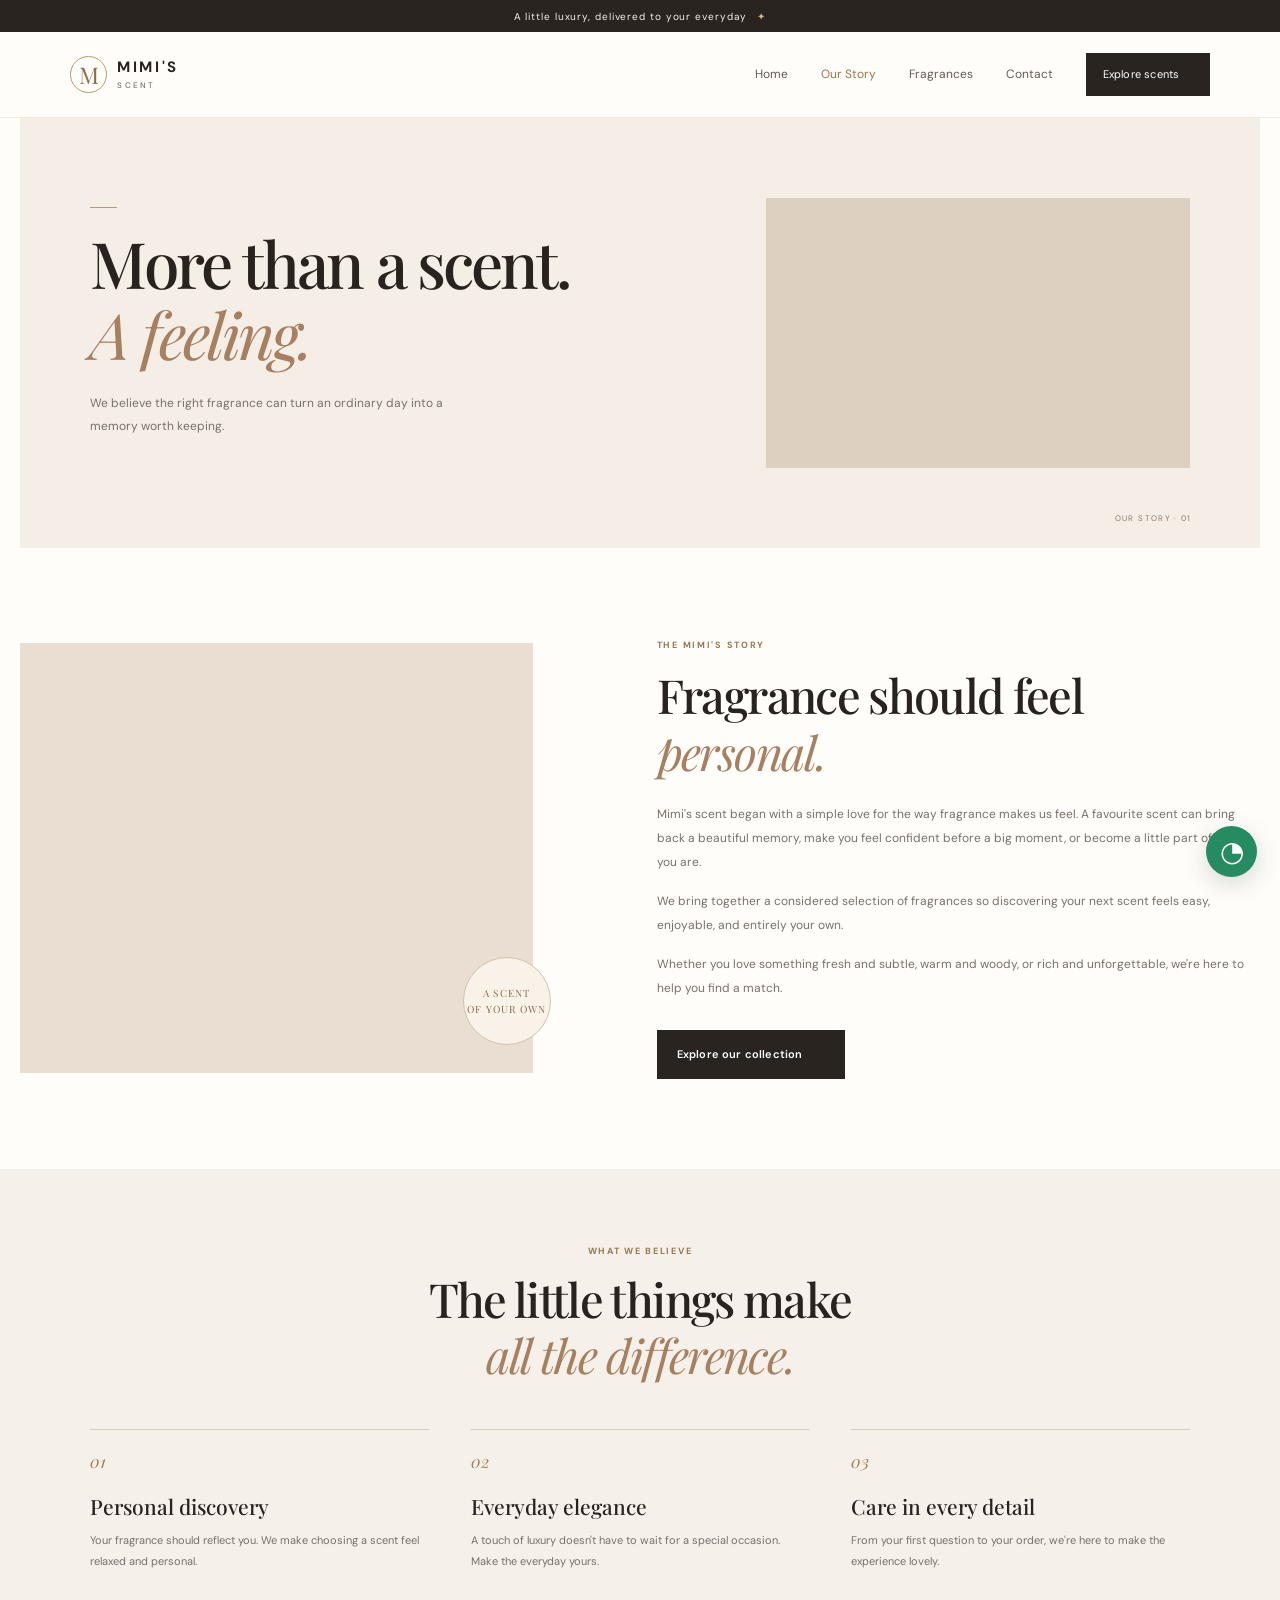
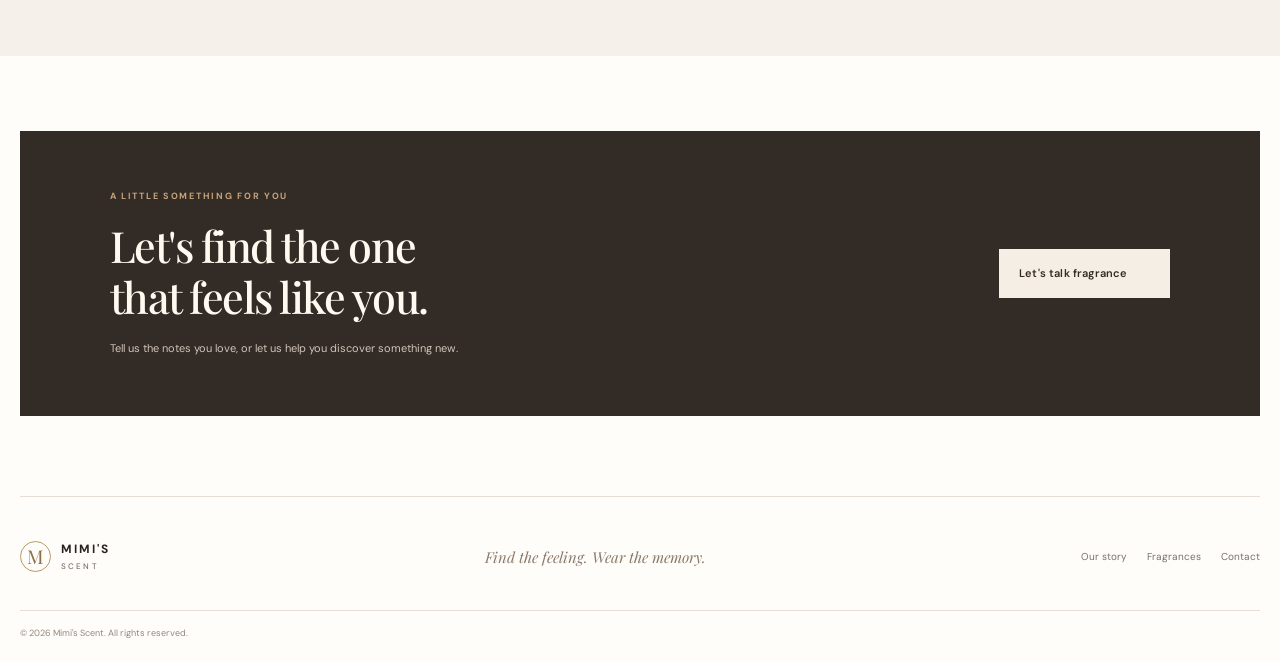
<file: about.html>
<!DOCTYPE html>
<html lang="en">
<head>
  <meta charset="UTF-8"><meta name="viewport" content="width=device-width, initial-scale=1.0">
  <meta name="description" content="Learn about Mimi Scent and our love for memorable fragrances.">
  <title>Our Story | MIMI'S Perfumes</title>
  <link rel="preconnect" href="https://fonts.googleapis.com"><link rel="preconnect" href="https://fonts.gstatic.com" crossorigin>
  <link href="https://fonts.googleapis.com/css2?family=DM+Sans:wght@400;500;600;700&family=Playfair+Display:wght@400;500;600;700&display=swap" rel="stylesheet">
  <link rel="stylesheet" href="style.css"><script src="script.js" defer></script>
</head>
<body>
  <div class="announcement">A little luxury, delivered to your everyday <span>✦</span></div>
  <header class="site-header"><a class="brand" href="index.html"><span class="brand-mark">M</span><span>MIMI'S<small>SCENT</small></span></a><button class="menu-toggle" aria-label="Open navigation" aria-expanded="false"><span></span><span></span></button><nav class="main-nav" aria-label="Main navigation"><a href="index.html">Home</a><a class="active" href="about.html">Our Story</a><a href="products.html">Fragrances</a><a href="contact.html">Contact</a><a class="nav-cta" href="products.html">Explore scents <span></span></a></nav></header>
  <main>
    <section class="page-hero about-hero"><div><p class="eyebrow"><span class="eyebrow-line"></span A LITTLE ABOUT US</p><h1>More than a scent.<br><em>A feeling.</em></h1><p>We believe the right fragrance can turn an ordinary day into a memory worth keeping.</p></div><div class="about-hero-image"></div><span class="page-number">OUR STORY · 01</span></section>
    <section class="story-section section"><div class="story-image"><div class="story-image-inner"></div><span class="image-stamp">A SCENT<br>OF YOUR OWN</span></div><div class="story-copy"><p class="eyebrow">THE MIMI'S STORY</p><h2>Fragrance should feel<br><em>personal.</em></h2><p>Mimi's scent began with a simple love for the way fragrance makes us feel. A favourite scent can bring back a beautiful memory, make you feel confident before a big moment, or become a little part of who you are.</p><p>We bring together a considered selection of fragrances so discovering your next scent feels easy, enjoyable, and entirely your own.</p><p>Whether you love something fresh and subtle, warm and woody, or rich and unforgettable, we're here to help you find a match.</p><a class="button button-dark" href="products.html">Explore our collection <span></span></a></div></section>
    <section class="values-section"><div class="section-heading centered"><div><p class="eyebrow">WHAT WE BELIEVE</p><h2>The little things make<br><em>all the difference.</em></h2></div></div><div class="values-grid"><article><span>01</span><h3>Personal discovery</h3><p>Your fragrance should reflect you. We make choosing a scent feel relaxed and personal.</p></article><article><span>02</span><h3>Everyday elegance</h3><p>A touch of luxury doesn't have to wait for a special occasion. Make the everyday yours.</p></article><article><span>03</span><h3>Care in every detail</h3><p>From your first question to your order, we're here to make the experience lovely.</p></article></div></section>
    <section class="cta-panel"><div><p class="eyebrow">A LITTLE SOMETHING FOR YOU</p><h2>Let's find the one<br>that feels like you.</h2><p>Tell us the notes you love, or let us help you discover something new.</p></div><a class="button button-light whatsapp-link" href="#" data-message="Hello Mimi! Can you help me choose a fragrance?">Let's talk fragrance <span></span></a><div class="cta-flower"></div></section>
  </main>
  <footer class="site-footer"><a class="brand brand-footer" href="index.html"><span class="brand-mark">M</span><span>MIMI'S<small>SCENT</small></span></a><p>Find the feeling. Wear the memory.</p><div class="footer-links"><a href="about.html">Our story</a><a href="products.html">Fragrances</a><a href="contact.html">Contact</a></div><small class="copyright">© <span class="current-year"></span> Mimi's Scent. All rights reserved.</small></footer><a class="floating-whatsapp whatsapp-link" href="#" aria-label="Chat with us on WhatsApp" data-message="Hello Mimi! I'd like to make an enquiry."><span>◔</span></a>
</body></html>
</file>
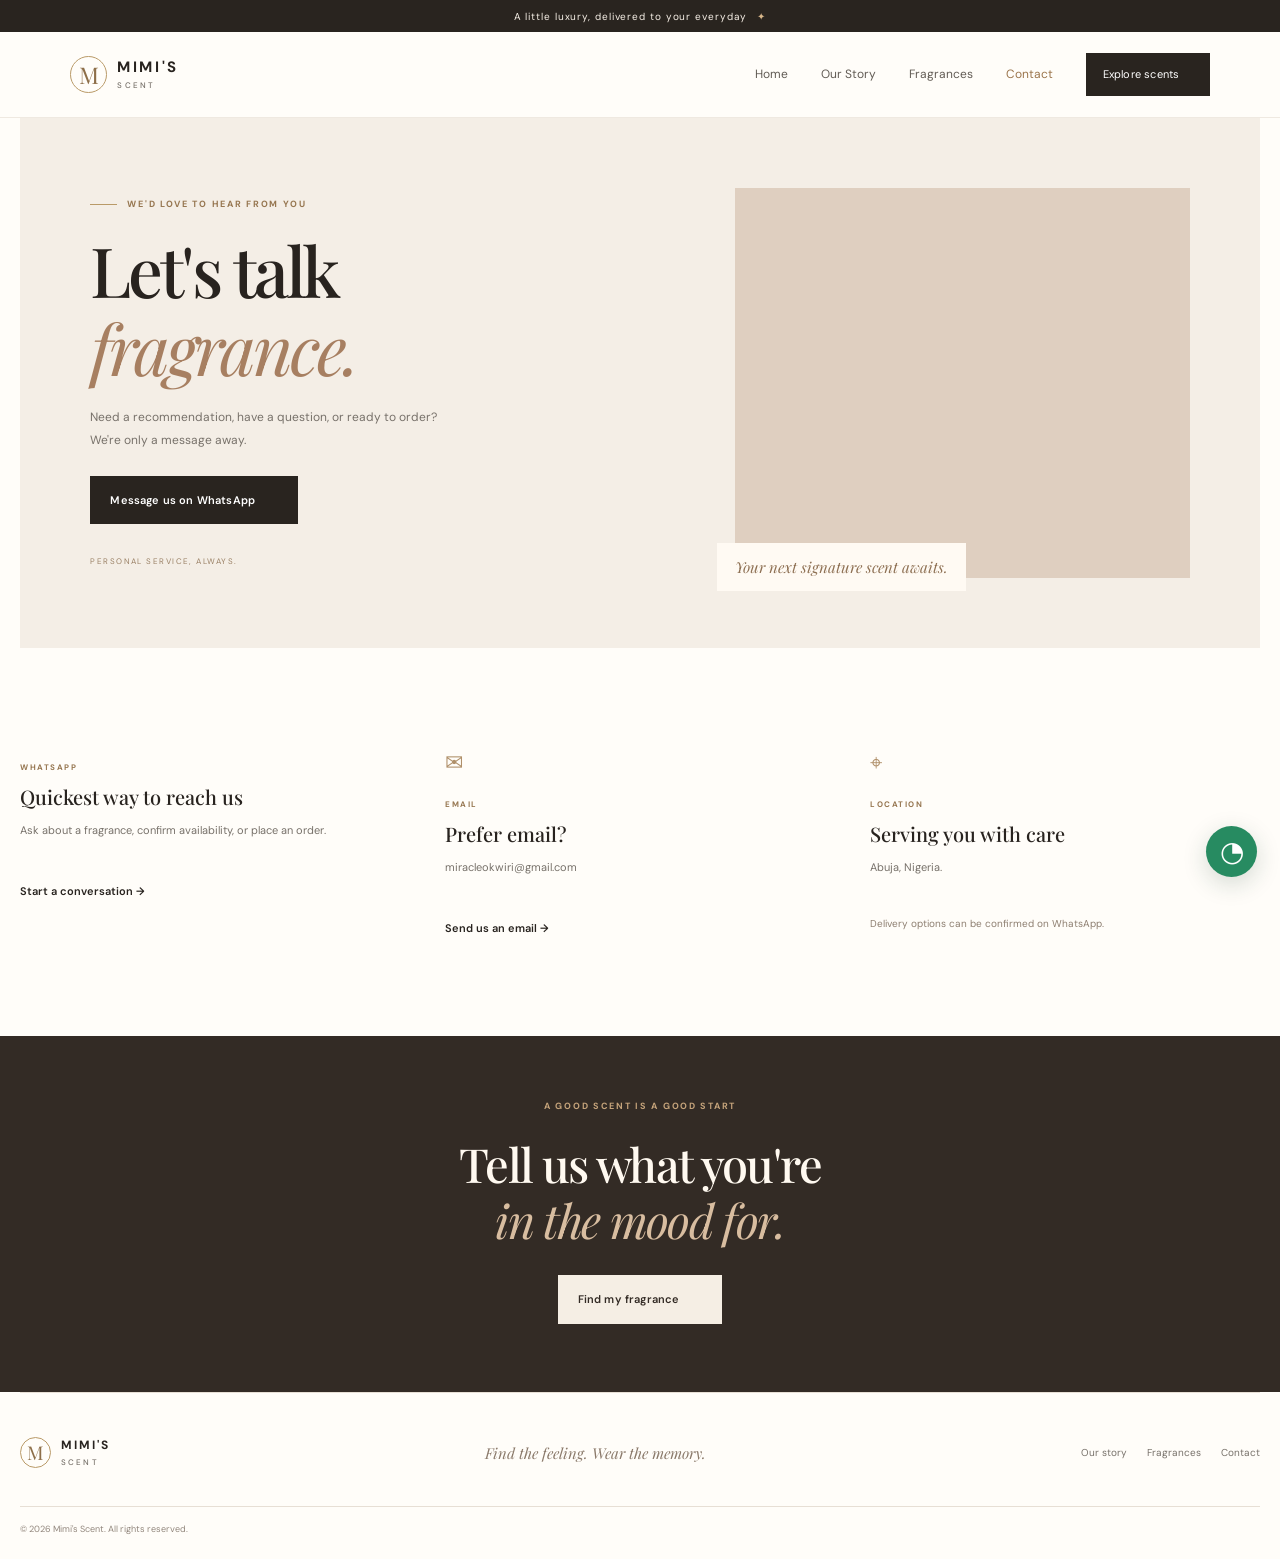
<file: contact.html>
<!DOCTYPE html>
<html lang="en">
<head>
  <meta charset="UTF-8"><meta name="viewport" content="width=device-width, initial-scale=1.0">
  <meta name="description" content="Contact EHI Scent for perfume recommendations, product questions and orders.">
  <title>Contact Us | MIMI'S Perfumes</title>
  <link rel="preconnect" href="https://fonts.googleapis.com"><link rel="preconnect" href="https://fonts.gstatic.com" crossorigin>
  <link href="https://fonts.googleapis.com/css2?family=DM+Sans:wght@400;500;600;700&family=Playfair+Display:wght@400;500;600;700&display=swap" rel="stylesheet">
  <link rel="stylesheet" href="style.css"><script src="script.js" defer></script>
</head>
<body>
  <div class="announcement">A little luxury, delivered to your everyday <span>✦</span></div>
  <header class="site-header"><a class="brand" href="index.html"><span class="brand-mark">M</span><span>MIMI'S<small>SCENT</small></span></a><button class="menu-toggle" aria-label="Open navigation" aria-expanded="false"><span></span><span></span></button><nav class="main-nav" aria-label="Main navigation"><a href="index.html">Home</a><a href="about.html">Our Story</a><a href="products.html">Fragrances</a><a class="active" href="contact.html">Contact</a><a class="nav-cta" href="products.html">Explore scents <span></span></a></nav></header>
  <main>
    <section class="contact-hero"><div class="contact-intro"><p class="eyebrow"><span class="eyebrow-line"></span> WE'D LOVE TO HEAR FROM YOU</p><h1>Let's talk<br><em>fragrance.</em></h1><p>Need a recommendation, have a question, or ready to order? We're only a message away.</p><a class="button button-dark whatsapp-link" href="#" data-message="Hello Mimi! I'd like to make an enquiry.">Message us on WhatsApp <span></span></a><div class="contact-small-note">PERSONAL SERVICE, ALWAYS.</div></div><div class="contact-art"><div class="contact-art-image"></div><span class="contact-art-caption">Your next signature scent awaits.</span></div></section>
    <section class="contact-details section"><div class="contact-detail"><span class="detail-icon"></span><p class="eyebrow">WHATSAPP</p><h3>Quickest way to reach us</h3><p>Ask about a fragrance, confirm availability, or place an order.</p><a class="text-link whatsapp-link" href="#" data-message="Hello Mimi! I'd like to make an enquiry.">Start a conversation →</a></div><div class="contact-detail"><span class="detail-icon">✉</span><p class="eyebrow">EMAIL</p><h3>Prefer email?</h3><p id="contact-email-text">miracleokwiri@gmail.com</p><a class="text-link" id="email-link" href="mailto:hello@example.com">Send us an email →</a></div><div class="contact-detail"><span class="detail-icon">⌖</span><p class="eyebrow">LOCATION</p><h3>Serving you with care</h3><p id="business-location-text">Abuja, Nigeria.</p><span class="detail-note">Delivery options can be confirmed on WhatsApp.</span></div></section>
    <section class="contact-bottom"><p class="eyebrow">A GOOD SCENT IS A GOOD START</p><h2>Tell us what you're<br><em>in the mood for.</em></h2><a class="button button-light whatsapp-link" href="#" data-message="Hello Mimi! I'm looking for a perfume recommendation.">Find my fragrance <span></span></a></section>
  </main>
  <footer class="site-footer"><a class="brand brand-footer" href="index.html"><span class="brand-mark">M</span><span>MIMI'S<small>SCENT</small></span></a><p>Find the feeling. Wear the memory.</p><div class="footer-links"><a href="about.html">Our story</a><a href="products.html">Fragrances</a><a href="contact.html">Contact</a></div><small class="copyright">© <span class="current-year"></span> Mimi's Scent. All rights reserved.</small></footer><a class="floating-whatsapp whatsapp-link" href="#" aria-label="Chat with us on WhatsApp" data-message="Hello Mimi! I'd like to make an enquiry."><span>◔</span></a>
</body></html>
</file>
<file: style.css>
@import url('https://fonts.googleapis.com/css2?family=DM+Sans:wght@400;500;600;700&family=Playfair+Display:ital,wght@0,400;0,500;0,600;0,700;1,400;1,500&display=swap');
:root{--ink:#28231f;--muted:#77716a;--cream:#f7f3ed;--paper:#fffdf9;--rose:#d9b7a7;--gold:#b99a68;--line:#e7dfd5;--dark:#29241f;--serif:'Playfair Display',Georgia,serif;--sans:'DM Sans',Arial,sans-serif;--max:1240px}
*{box-sizing:border-box}html{scroll-behavior:smooth}body{margin:0;background:var(--paper);color:var(--ink);font-family:var(--sans);font-size:14px;line-height:1.7}body.menu-open{overflow:hidden}a{color:inherit;text-decoration:none}button{font:inherit}.announcement{height:32px;background:var(--dark);color:#f8f1e8;text-align:center;font-size:10px;letter-spacing:.09em;display:flex;align-items:center;justify-content:center;gap:10px}.announcement span{color:#d8b78a}.site-header{height:86px;padding:0 max(5.5%,calc((100% - var(--max))/2));display:flex;align-items:center;justify-content:space-between;background:rgba(255,253,249,.97);position:sticky;top:0;z-index:20;border-bottom:1px solid rgba(231,223,213,.65)}.brand{display:flex;align-items:center;gap:10px;font-size:15px;font-weight:700;letter-spacing:.17em;line-height:1.1}.brand-mark{width:37px;height:37px;border:1px solid var(--gold);border-radius:50%;display:grid;place-items:center;font-family:var(--serif);font-size:23px;font-weight:400;letter-spacing:0;color:#8d6e48}.brand small{display:block;font-size:8px;font-weight:500;letter-spacing:.27em;margin-top:6px;color:var(--muted)}.main-nav{display:flex;align-items:center;gap:33px;font-size:12px}.main-nav>a:not(.nav-cta){color:#625c55;transition:color .2s}.main-nav>a:hover,.main-nav>a.active{color:#9b754c}.nav-cta{background:var(--dark);color:white;padding:12px 17px;font-size:11px;letter-spacing:.02em}.nav-cta span{padding-left:13px;color:#d9b58b}.menu-toggle{display:none;border:0;background:none;padding:10px}.menu-toggle span{display:block;width:23px;height:1px;background:var(--ink);margin:6px}
.hero{max-width:var(--max);margin:auto;padding:65px 5.5% 70px;display:grid;grid-template-columns:1fr 1fr;gap:8%;align-items:center;min-height:610px}.hero-copy{padding:10px 0 0}.eyebrow{font-size:9px;font-weight:700;letter-spacing:.19em;color:#967650;margin:0 0 22px;display:flex;align-items:center;gap:10px}.eyebrow-line{width:27px;height:1px;background:var(--gold);display:inline-block}.hero h1,.page-hero h1,.catalogue-hero h1,.contact-hero h1{font:500 clamp(44px,5.4vw,73px)/1.12 var(--serif);letter-spacing:-.045em;margin:0;color:var(--ink)}h1 em,h2 em{font-weight:400;color:#a77f61}.hero-description{max-width:375px;color:var(--muted);font-size:13px;line-height:1.9;margin:23px 0 27px}.hero-actions{display:flex;align-items:center;gap:27px;flex-wrap:wrap}.button{display:inline-flex;align-items:center;justify-content:center;gap:23px;padding:15px 20px;font-size:11px;font-weight:600;letter-spacing:.015em;transition:transform .2s,background .2s}.button:hover{transform:translateY(-2px)}.button-dark{background:var(--dark);color:white}.button-dark span,.button-light span{font-size:15px}.text-link{font-size:11px;font-weight:600;display:inline-flex;gap:12px;align-items:center}.text-link span{font-size:16px;color:#9b754c}.hero-note{display:flex;gap:13px;align-items:center;margin-top:51px}.note-star{width:35px;height:35px;border:1px solid var(--line);border-radius:50%;display:grid;place-items:center;color:var(--gold);font-size:18px}.hero-note strong,.hero-note small{display:block}.hero-note strong{font-size:10px;font-weight:600}.hero-note small{font-size:10px;color:var(--muted);margin-top:3px}.hero-art{height:480px;position:relative;padding:0 24px 28px 0}.hero-image{height:100%;width:100%;background:linear-gradient(0deg,rgba(39,29,22,.08),rgba(39,29,22,0)),url('https://images.unsplash.com/photo-1594035910387-fea47794261f?auto=format&fit=crop&w=1200&q=90') center 52%/cover no-repeat;background-color:#d8c5b4}.hero-art:after{content:"";position:absolute;inset:15px 0 12px 18px;border:1px solid #c8ad8d;pointer-events:none;z-index:-1}.image-label{position:absolute;left:0;right:24px;bottom:0;display:flex;justify-content:space-between;font-size:8px;letter-spacing:.12em;color:#75675b}.floating-seal{position:absolute;right:-16px;top:45px;background:#f4ece0;color:#846a4d;border-radius:50%;width:88px;height:88px;display:flex;flex-direction:column;align-items:center;justify-content:center;text-align:center;font-size:9px;line-height:1.25;letter-spacing:.16em;box-shadow:0 8px 28px #3a2a1a13}.floating-seal span{font-family:var(--serif);font-style:italic;font-size:13px;letter-spacing:0}.trust-strip{display:flex;justify-content:center;gap:clamp(18px,5vw,70px);flex-wrap:wrap;padding:19px 5%;background:#f3ede5;color:#716558;font-size:9px;letter-spacing:.045em}.trust-strip span:first-letter{color:#b18e65}
.section{max-width:var(--max);margin:auto;padding:90px 5.5%}.section-heading{display:flex;justify-content:space-between;align-items:end;gap:20px;margin-bottom:34px}.section-heading .eyebrow{margin-bottom:12px}.section-heading h2,.story-copy h2,.values-section h2,.cta-panel h2,.contact-bottom h2{font:500 clamp(33px,4vw,47px)/1.2 var(--serif);letter-spacing:-.035em;margin:0}.section-heading>.text-link{margin-bottom:8px}.product-grid{display:grid;grid-template-columns:repeat(3,minmax(0,1fr));gap:28px}.product-card{min-width:0}.product-image-link{display:block}.product-image-wrap{height:310px;background:#eee5da;position:relative;overflow:hidden}.product-image-wrap img{width:100%;height:100%;display:block;object-fit:cover;transition:transform .5s;mix-blend-mode:multiply}.product-card:hover .product-image-wrap img{transform:scale(1.045)}.product-label{position:absolute;top:14px;left:14px;background:#fffaf3e8;padding:6px 9px;font-size:8px;letter-spacing:.12em;color:#79634d}.product-arrow{position:absolute;bottom:13px;right:13px;background:#fffaf3;width:33px;height:33px;border-radius:50%;display:grid;place-items:center;font-size:15px}.product-info{display:flex;justify-content:space-between;align-items:start;gap:10px;margin-top:16px}.product-info h3{font:500 19px var(--serif);margin:0 0 4px}.product-info p{font-size:10px;color:var(--muted);margin:0}.product-price{font-size:12px;font-weight:600;white-space:nowrap;padding-top:5px}.product-description{color:var(--muted);font-size:11px;margin:12px 0}.order-button{display:flex;align-items:center;justify-content:space-between;border-bottom:1px solid #d8cbbd;padding:10px 0;font-size:10px;font-weight:700;margin-top:8px;transition:color .2s}.order-button:hover{color:#9b754c}.order-button span{font-size:15px}.quote-band{background:#f2ece4;text-align:center;padding:62px 20px 58px}.quote-ornament{font:70px/.7 var(--serif);color:#bfa27e;display:block}.quote-band p{font:italic 27px/1.4 var(--serif);margin:14px 0 19px}.quote-caption{font-size:8px;letter-spacing:.2em;color:#89755f}.cta-panel{max-width:var(--max);margin:80px auto;padding:58px 7%;background:#332b25;color:#fff9f0;display:flex;align-items:center;justify-content:space-between;gap:30px;position:relative;overflow:hidden}.cta-panel .eyebrow{color:#c6a47b;margin-bottom:15px}.cta-panel h2{font-size:clamp(30px,3.5vw,43px)}.cta-panel h2 em{color:#d8bda0}.cta-panel p:not(.eyebrow){font-size:11px;color:#d0c6bc;max-width:350px;margin:16px 0 0}.button-light{background:#f5eee4;color:#332b25;white-space:nowrap;z-index:1}.cta-flower{position:absolute;right:25%;top:-70px;font-size:230px;color:#ffffff06;pointer-events:none}
.site-footer{border-top:1px solid var(--line);padding:35px 5.5% 22px;display:flex;align-items:center;justify-content:space-between;gap:20px;flex-wrap:wrap;max-width:var(--max);margin:auto}.brand-footer{font-size:12px}.brand-footer .brand-mark{width:31px;height:31px;font-size:19px}.site-footer>p{font:italic 15px var(--serif);color:#8b7a6b}.footer-links{display:flex;gap:20px;font-size:10px;color:var(--muted)}.copyright{flex-basis:100%;border-top:1px solid var(--line);padding-top:15px;margin-top:8px;font-size:9px;color:#92877d}.floating-whatsapp{position:fixed;bottom:23px;right:23px;width:51px;height:51px;border-radius:50%;background:#278b61;color:white;display:grid;place-items:center;font-size:28px;box-shadow:0 7px 24px #153d2b2e;z-index:15;transition:transform .2s}.floating-whatsapp:hover{transform:translateY(-3px)}
/* About page */.page-hero{max-width:var(--max);margin:auto;min-height:390px;padding:80px 5.5%;position:relative;display:grid;grid-template-columns:1fr .72fr;gap:8%;align-items:center;background:#f4eee6}.page-hero>div:first-child{padding:0 0 10px}.page-hero .eyebrow{margin-bottom:19px}.page-hero h1{font-size:clamp(43px,5vw,65px)}.page-hero p:not(.eyebrow){max-width:370px;color:var(--muted);font-size:12px;line-height:1.9;margin-top:22px}.about-hero-image{height:270px;background:url('https://images.unsplash.com/photo-1592945403244-b3fbafd7f539?auto=format&fit=crop&w=900&q=85') center/cover no-repeat;background-color:#ded0c0}.page-number{position:absolute;right:5.5%;bottom:22px;font-size:8px;letter-spacing:.17em;color:#8d7b68}.story-section{display:grid;grid-template-columns:.85fr 1fr;gap:10%;align-items:center}.story-image{height:430px;position:relative;background:#e9ded1;padding:18px}.story-image-inner{height:100%;background:url('https://images.unsplash.com/photo-1541643600914-78b084683601?auto=format&fit=crop&w=900&q=85') center/cover no-repeat}.image-stamp{position:absolute;right:-18px;bottom:28px;background:#f9f2e9;border:1px solid #d4c1aa;border-radius:50%;width:88px;height:88px;display:grid;place-content:center;text-align:center;font:10px/1.6 var(--serif);letter-spacing:.12em;color:#8a6b4b}.story-copy .eyebrow{margin-bottom:14px}.story-copy h2{margin-bottom:22px}.story-copy>p:not(.eyebrow){font-size:12px;line-height:2;color:var(--muted);margin:0 0 15px}.story-copy .button{margin-top:15px}.values-section{background:#f5f0e9;padding:75px 5.5% 85px}.centered{justify-content:center;text-align:center}.centered .eyebrow{justify-content:center}.values-grid{max-width:1100px;margin:45px auto 0;display:grid;grid-template-columns:repeat(3,1fr);gap:42px}.values-grid article{border-top:1px solid #d8cabb;padding-top:20px}.values-grid article>span{font:italic 17px var(--serif);color:#a17e58}.values-grid h3{font:500 21px var(--serif);margin:16px 0 10px}.values-grid p{font-size:11px;line-height:1.9;color:var(--muted);margin:0}.values-section+.cta-panel{margin-top:75px}
/* Products page */.catalogue-hero{text-align:center;background:#f4eee6;padding:76px 20px 65px;position:relative;overflow:hidden}.catalogue-hero .eyebrow{justify-content:center}.catalogue-hero h1{font-size:clamp(44px,5.5vw,68px)}.catalogue-hero>p:not(.eyebrow){max-width:430px;margin:18px auto 0;color:var(--muted);font-size:12px}.catalogue-flower{position:absolute;font-size:190px;color:#b89a7b0c;right:10%;top:12px}.catalogue-section{padding-top:53px}.catalogue-toolbar{display:flex;justify-content:space-between;align-items:center;gap:20px;margin-bottom:27px}.catalogue-toolbar>span{font:italic 17px var(--serif);color:#786b5d}.filter-group{display:flex;gap:7px;flex-wrap:wrap}.filter-btn{border:1px solid var(--line);background:transparent;padding:8px 13px;font-size:10px;color:#75695e;cursor:pointer;transition:all .2s}.filter-btn:hover,.filter-btn.active{background:var(--dark);border-color:var(--dark);color:white}.catalogue-grid{row-gap:45px}.catalogue-grid .product-image-wrap{height:330px}.custom-order-note{margin-top:60px;padding:22px 25px;background:#f5efe7;display:flex;align-items:center;gap:18px}.custom-order-note>span{font-size:27px;color:#a88761}.custom-order-note>div{flex:1}.custom-order-note strong{font:500 17px var(--serif)}.custom-order-note p{font-size:10px;color:var(--muted);margin:4px 0 0}.custom-order-note .text-link{white-space:nowrap}
/* Contact page */.contact-hero{max-width:var(--max);margin:auto;padding:70px 5.5%;display:grid;grid-template-columns:1fr .85fr;gap:10%;align-items:center;background:#f4eee6}.contact-intro .eyebrow{margin-bottom:19px}.contact-hero h1{font-size:clamp(48px,5.4vw,70px)}.contact-intro>p:not(.eyebrow){max-width:360px;color:var(--muted);font-size:12px;line-height:1.9;margin:20px 0 24px}.contact-small-note{font-size:8px;letter-spacing:.18em;color:#9a8065;margin-top:31px}.contact-art{height:390px;position:relative}.contact-art-image{height:100%;background:url('https://images.unsplash.com/photo-1587017539504-67cfbddac569?q=80&w=435&auto=format&fit=crop&ixlib=rb-4.1.0&ixid=NHwxMjA3fDA%3D') center/cover no-repeat;background-color:#dfcfc0}.contact-art-caption{position:absolute;bottom:-13px;left:-18px;background:#fffaf3;padding:14px 18px;font:italic 15px var(--serif);color:#8e7053}.contact-details{display:grid;grid-template-columns:repeat(3,1fr);gap:35px}.contact-detail{padding:6px 0}.detail-icon{font-size:22px;color:#b0906a}.contact-detail .eyebrow{margin:17px 0 8px;font-size:8px}.contact-detail h3{font:500 20px var(--serif);margin:0 0 10px}.contact-detail>p:not(.eyebrow){font-size:11px;line-height:1.8;color:var(--muted);min-height:42px}.contact-detail .text-link{margin-top:8px}.detail-note{font-size:10px;color:#8d7e70}.contact-bottom{text-align:center;background:#332b25;color:#fff9f0;padding:63px 20px 68px}.contact-bottom .eyebrow{justify-content:center;color:#c6a47b}.contact-bottom h2{margin-bottom:26px}.contact-bottom h2 em{color:#d8bda0}
@media(min-width:1240px){.hero{padding-left:0;padding-right:0}.section{padding-left:0;padding-right:0}.site-footer{padding-left:0;padding-right:0}}
@media(max-width:900px){.site-header{padding:0 5%;height:75px}.main-nav{gap:18px}.hero{gap:5%;min-height:550px;padding-top:48px}.hero-art{height:420px}.product-image-wrap{height:260px}.product-grid{gap:20px}.cta-panel{margin-left:5%;margin-right:5%;padding:45px 5%}.story-section{gap:7%}.story-image{height:390px}.contact-art{height:340px}.catalogue-grid .product-image-wrap{height:280px}}
@media(max-width:680px){.announcement{font-size:9px}.site-header{height:70px}.brand{font-size:13px}.brand-mark{width:33px;height:33px}.menu-toggle{display:block;z-index:22}.menu-toggle.open span:first-child{transform:translateY(3.5px) rotate(45deg)}.menu-toggle.open span:last-child{transform:translateY(-3.5px) rotate(-45deg)}.menu-toggle span{transition:transform .2s}.main-nav{position:fixed;inset:102px 0 0;background:var(--paper);z-index:21;display:flex;flex-direction:column;align-items:stretch;gap:0;padding:25px 7% 50px;transform:translateX(100%);transition:transform .25s;visibility:hidden}.main-nav.open{transform:translateX(0);visibility:visible}.main-nav>a:not(.nav-cta){font:25px var(--serif);padding:16px 0;border-bottom:1px solid var(--line)}.main-nav .nav-cta{margin-top:25px;display:flex;justify-content:space-between;padding:16px}.hero{grid-template-columns:1fr;padding:49px 6% 53px;gap:35px}.hero h1{font-size:clamp(48px,13vw,67px)}.hero-description{margin-top:18px}.hero-note{margin-top:31px}.hero-art{height:390px;margin:0 10px 0 0}.floating-seal{right:-14px;width:75px;height:75px;font-size:8px}.trust-strip{gap:10px 23px;padding:18px 6%;font-size:8px}.section{padding:62px 6%}.section-heading{align-items:start;flex-direction:column;margin-bottom:25px}.section-heading h2,.story-copy h2,.values-section h2{font-size:37px}.section-heading>.text-link{margin:0}.product-grid{grid-template-columns:repeat(2,minmax(0,1fr));gap:28px 14px}.product-image-wrap{height:230px}.product-info{flex-direction:column;gap:5px;margin-top:12px}.product-info h3{font-size:17px}.product-price{padding:0}.product-description{font-size:10px;min-height:32px}.product-label{font-size:7px;left:8px;top:8px;padding:5px}.order-button{font-size:9px}.quote-band{padding:50px 15px}.quote-band p{font-size:23px}.cta-panel{margin:55px 5% 48px;padding:35px 7%;align-items:flex-start;flex-direction:column;gap:25px}.cta-panel h2{font-size:35px}.cta-flower{right:-20px;top:-45px}.site-footer{padding:30px 6% 20px;display:grid;grid-template-columns:1fr 1fr;gap:17px}.site-footer>p{grid-column:1/-1;grid-row:2;margin:0}.footer-links{grid-column:1/-1;grid-row:3;flex-wrap:wrap}.copyright{grid-row:4}.page-hero{grid-template-columns:1fr;padding:55px 6% 45px;gap:27px}.page-hero h1{font-size:49px}.about-hero-image{height:250px}.page-number{right:6%;bottom:12px}.story-section{grid-template-columns:1fr;gap:40px}.story-image{height:360px;margin-right:12px}.story-copy>p:not(.eyebrow){font-size:12px}.values-section{padding:60px 6%}.values-grid{grid-template-columns:1fr;gap:26px;margin-top:30px}.values-grid article{padding-top:16px}.values-grid h3{margin-top:9px}.values-section+.cta-panel{margin-top:50px}.catalogue-hero{padding:58px 6% 49px}.catalogue-hero h1{font-size:49px}.catalogue-section{padding-top:38px}.catalogue-toolbar{align-items:flex-start;flex-direction:column;gap:15px}.filter-group{gap:6px}.filter-btn{padding:8px 10px}.catalogue-grid .product-image-wrap{height:235px}.custom-order-note{padding:19px 15px;flex-wrap:wrap;gap:10px}.custom-order-note>div{min-width:calc(100% - 45px)}.custom-order-note .text-link{margin-left:40px}.contact-hero{grid-template-columns:1fr;padding:55px 6% 52px;gap:36px}.contact-hero h1{font-size:57px}.contact-art{height:300px;margin:0 0 12px 10px}.contact-details{grid-template-columns:1fr;gap:25px}.contact-detail{border-bottom:1px solid var(--line);padding-bottom:23px}.contact-detail>p:not(.eyebrow){min-height:0}.contact-bottom{padding:54px 15px}.contact-bottom h2{font-size:37px}.floating-whatsapp{width:47px;height:47px;right:15px;bottom:15px}}
@media(max-width:380px){.product-grid{grid-template-columns:1fr}.product-image-wrap,.catalogue-grid .product-image-wrap{height:310px}.hero-art{height:330px}.hero-actions{gap:17px}.button{padding:14px 15px}.filter-btn{font-size:9px;padding:7px 8px}}
</file>
